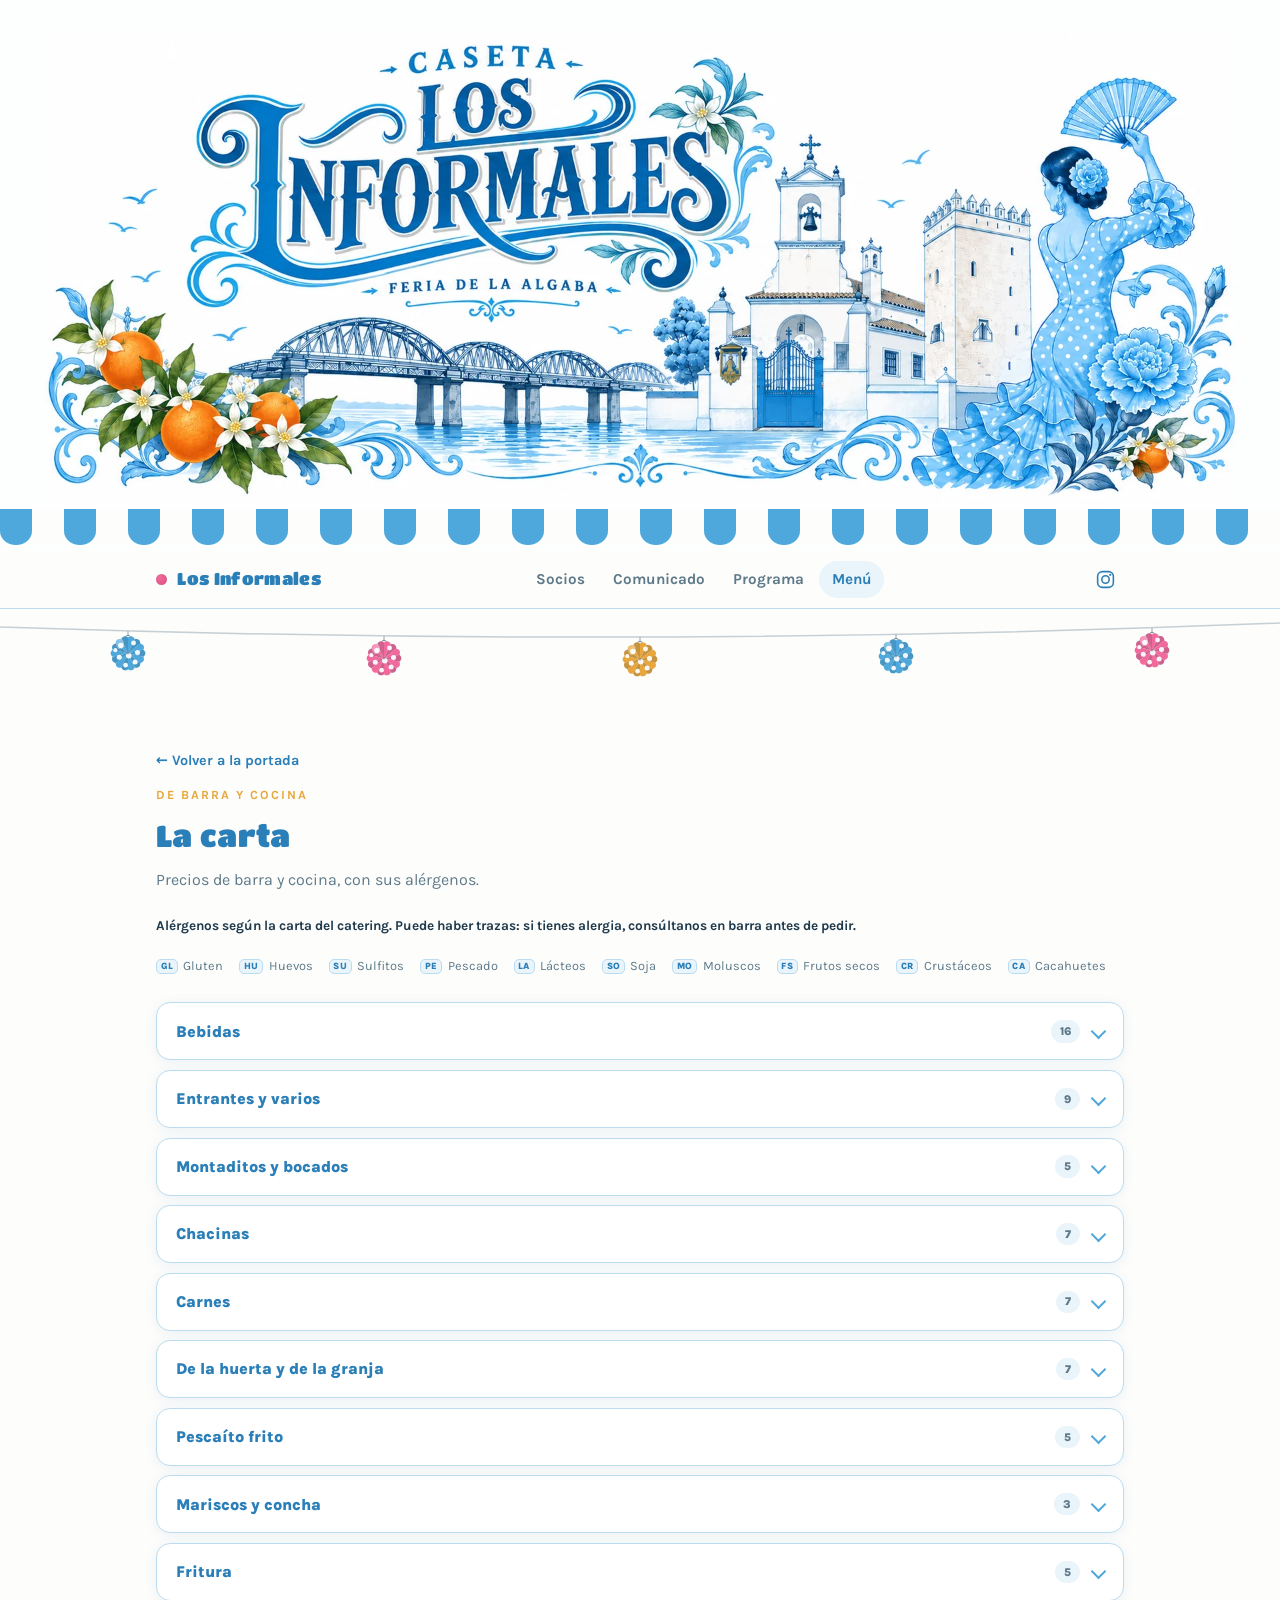
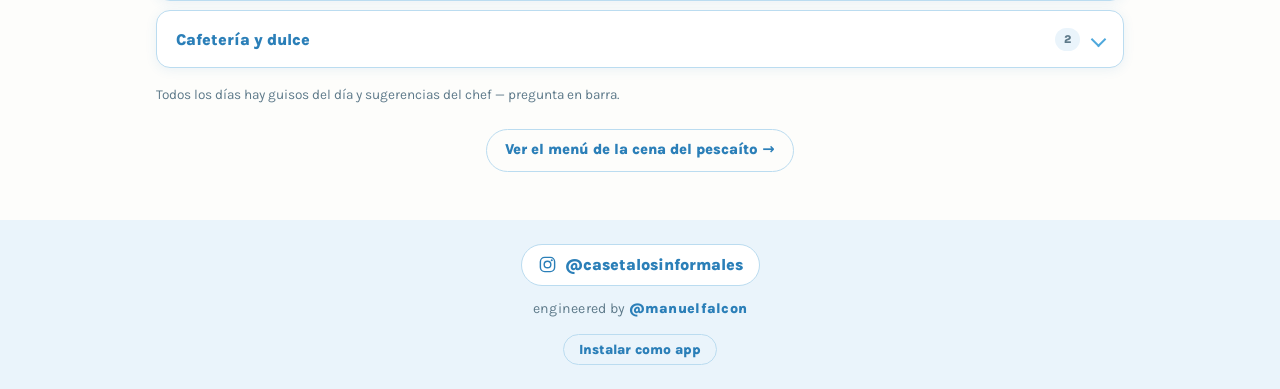
<file: carta.html>
<!DOCTYPE html>
<html lang="es">
<head>
  <meta charset="UTF-8" />
  <meta name="viewport" content="width=device-width, initial-scale=1.0, viewport-fit=cover" />
  <title>La carta · Caseta Los Informales</title>
  <meta name="description" content="Carta completa de la caseta Los Informales: precios de barra y cocina, alérgenos y menú de la cena del pescaíto." />
  <meta name="theme-color" content="#f7fbfe" />

  <!-- PWA -->
  <link rel="manifest" href="manifest.webmanifest" />
  <link rel="icon" type="image/png" sizes="64x64" href="assets/icons/favicon-64.png" />
  <link rel="apple-touch-icon" href="assets/icons/apple-touch-icon.png" />
  <meta name="apple-mobile-web-app-capable" content="yes" />
  <meta name="apple-mobile-web-app-status-bar-style" content="default" />
  <meta name="apple-mobile-web-app-title" content="Los Informales" />

  <!-- Fuentes -->
  <link rel="preconnect" href="https://fonts.googleapis.com" />
  <link rel="preconnect" href="https://fonts.gstatic.com" crossorigin />
  <link href="https://fonts.googleapis.com/css2?family=Titan+One&family=Karla:ital,wght@0,400;0,600;0,700;0,800;1,400&display=swap" rel="stylesheet" />

  <link rel="stylesheet" href="css/styles.css?v=67" />
</head>
<body>

  <!-- Cabecera con la imagen de la caseta -->
  <header class="hero" id="inicio">
    <img
      class="hero-img"
      src="assets/header-1800.webp"
      srcset="assets/header-900.webp 900w, assets/header-1800.webp 1800w"
      sizes="100vw"
      alt="Caseta Los Informales — Feria de La Algaba" />
  </header>

  <main>

    <section class="section" id="menu">
      <a class="volver" href="./">← Volver a la portada</a>
      <p class="eyebrow">De barra y cocina</p>
      <h2 class="section-title">La carta</h2>
      <p class="section-sub">Precios de barra y cocina, con sus alérgenos.</p>
      <div class="menu-acordeon" id="menuAcordeon"></div>
      <p class="pagina-enlace"><a class="btn btn-ghost" href="pescaito">Ver el menú de la cena del pescaíto →</a></p>
    </section>

  </main>

  <script src="js/data.js"></script>
  <script src="js/layout.js"></script>
  <script src="js/app.js"></script>
</body>
</html>
</file>
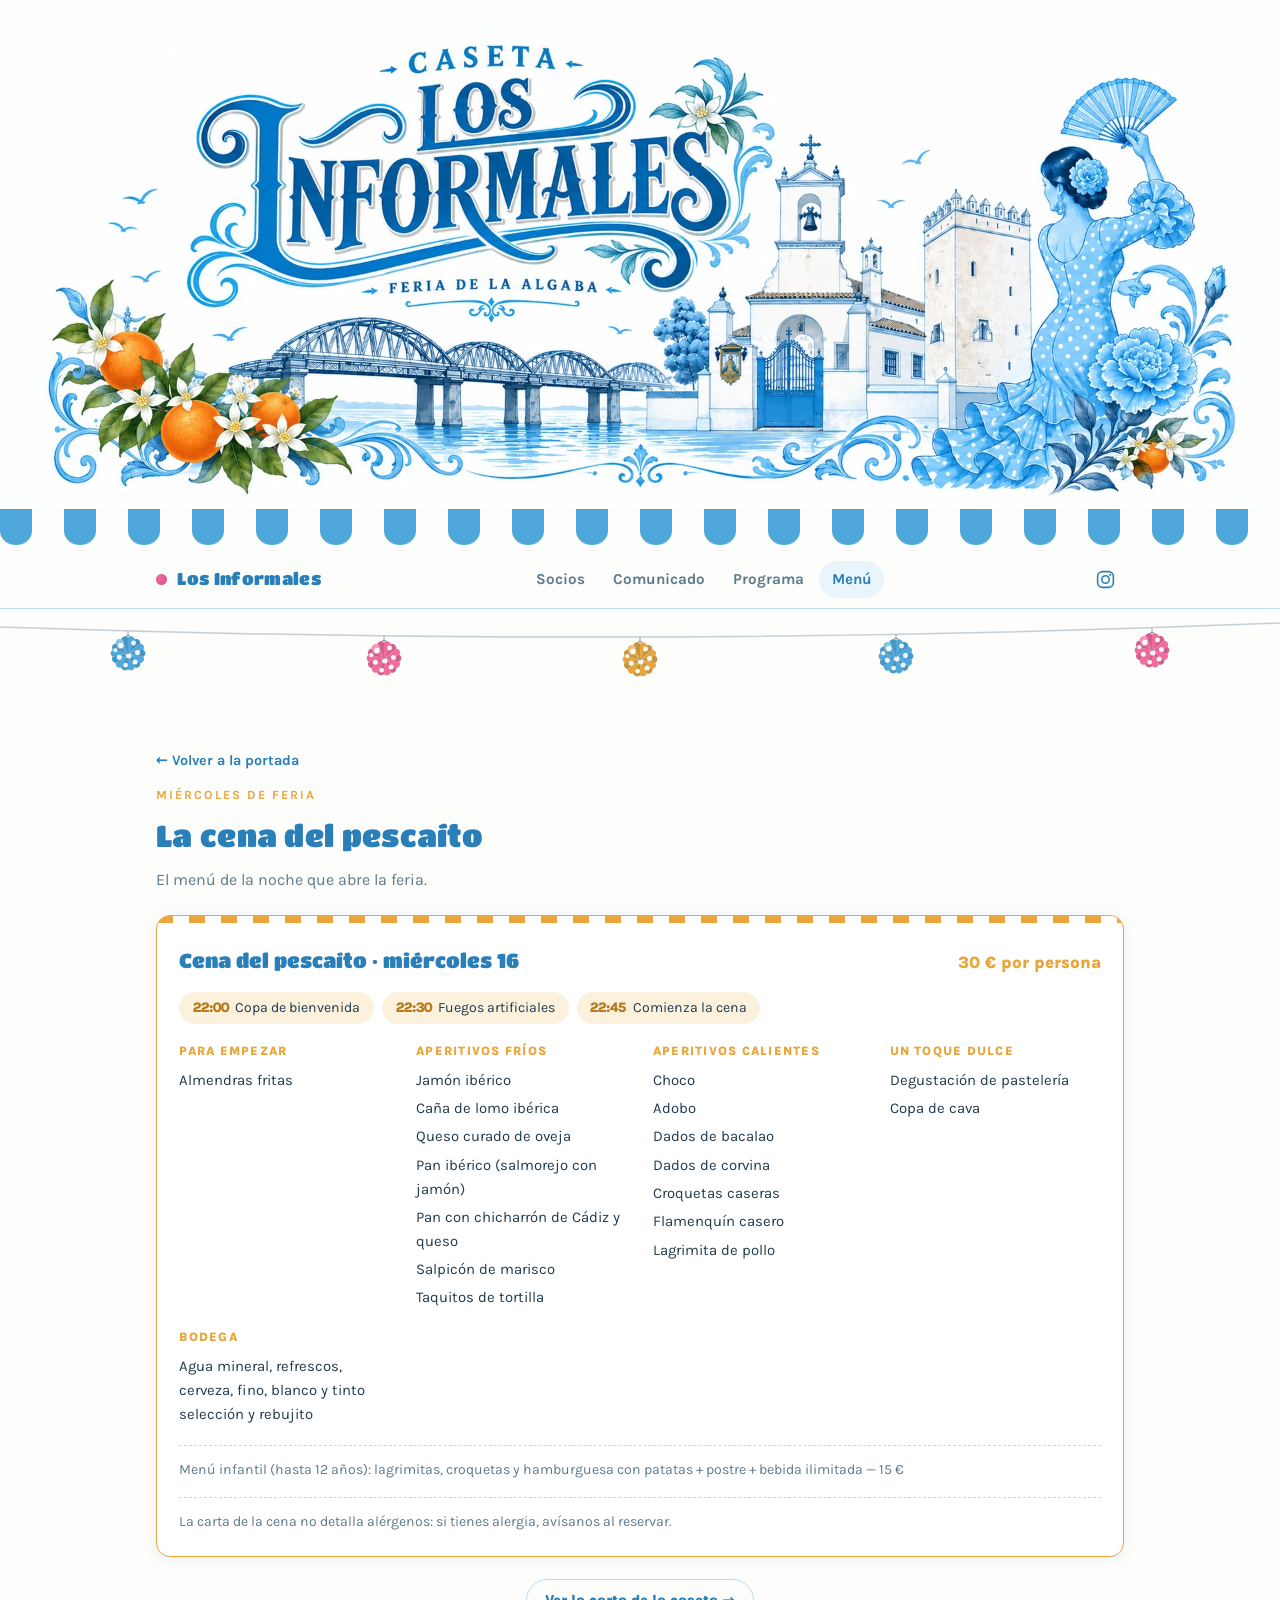
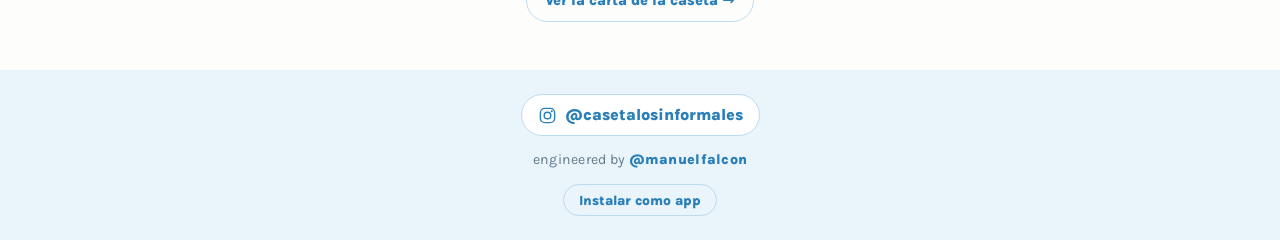
<file: pescaito.html>
<!DOCTYPE html>
<html lang="es">
<head>
  <meta charset="UTF-8" />
  <meta name="viewport" content="width=device-width, initial-scale=1.0, viewport-fit=cover" />
  <title>Cena del pescaíto · Caseta Los Informales</title>
  <meta name="description" content="Menú de la cena del pescaíto del miércoles 16 en la caseta Los Informales: copa de bienvenida, aperitivos, bodega y menú infantil." />
  <meta name="theme-color" content="#f7fbfe" />

  <!-- PWA -->
  <link rel="manifest" href="manifest.webmanifest" />
  <link rel="icon" type="image/png" sizes="64x64" href="assets/icons/favicon-64.png" />
  <link rel="apple-touch-icon" href="assets/icons/apple-touch-icon.png" />
  <meta name="apple-mobile-web-app-capable" content="yes" />
  <meta name="apple-mobile-web-app-status-bar-style" content="default" />
  <meta name="apple-mobile-web-app-title" content="Los Informales" />

  <!-- Fuentes -->
  <link rel="preconnect" href="https://fonts.googleapis.com" />
  <link rel="preconnect" href="https://fonts.gstatic.com" crossorigin />
  <link href="https://fonts.googleapis.com/css2?family=Titan+One&family=Karla:ital,wght@0,400;0,600;0,700;0,800;1,400&display=swap" rel="stylesheet" />

  <link rel="stylesheet" href="css/styles.css?v=67" />
</head>
<body>

  <!-- Cabecera con la imagen de la caseta -->
  <header class="hero" id="inicio">
    <img
      class="hero-img"
      src="assets/header-1800.webp"
      srcset="assets/header-900.webp 900w, assets/header-1800.webp 1800w"
      sizes="100vw"
      alt="Caseta Los Informales — Feria de La Algaba" />
  </header>

  <main>

    <section class="section" id="menu">
      <a class="volver" href="./">← Volver a la portada</a>
      <p class="eyebrow">Miércoles de feria</p>
      <h2 class="section-title">La cena del pescaíto</h2>
      <p class="section-sub">El menú de la noche que abre la feria.</p>
      <div class="pescaito-card" id="pescaitoCard"></div>
      <p class="pagina-enlace"><a class="btn btn-ghost" href="carta">Ver la carta de la caseta →</a></p>
    </section>

  </main>

  <script src="js/data.js"></script>
  <script src="js/layout.js"></script>
  <script src="js/app.js"></script>
</body>
</html>
</file>
<file: css/styles.css>
/* ============================================================
   Los Informales — hoja de estilos
   Lenguaje visual: lona de toldo, farolillos, albero del ferial
   Paleta del cartel: celeste, blanco, rosa flamenco + albero
   ============================================================ */

:root {
  --celeste: #4fa8dc;
  --celeste-hondo: #2b7fb8;
  --celeste-claro: #bbdcf0;
  --cielo: #eaf4fb;
  --flamenco: #f2699c;
  --flamenco-suave: #fde7f0;
  --albero: #e8a63c;
  --albero-suave: #fbf1dc;
  --verde: #6cbf5a;
  --tinta: #1f3a4d;
  --tinta-suave: #5e7a8a;
  --lona: #fdfdfb;
  --card: #ffffff;
  --borde: 1px solid var(--celeste-claro);
  --sombra: 0 2px 12px rgba(43, 127, 184, 0.09);
  --radio: 14px;
  --fuente-display: "Titan One", "Arial Rounded MT Bold", system-ui, sans-serif;
  --fuente-texto: "Karla", system-ui, sans-serif;
}

* { box-sizing: border-box; }

html { scroll-behavior: smooth; }

body {
  margin: 0;
  font-family: var(--fuente-texto);
  background: var(--lona);
  color: var(--tinta);
  line-height: 1.6;
  -webkit-font-smoothing: antialiased;
}

.sr-only {
  position: absolute;
  width: 1px; height: 1px;
  padding: 0; margin: -1px;
  overflow: hidden;
  clip: rect(0 0 0 0);
  white-space: nowrap;
  border: 0;
}

:focus-visible {
  outline: 3px solid var(--celeste);
  outline-offset: 2px;
  border-radius: 6px;
}

/* ---------- Cabecera: cartel sobre lona ---------- */

.hero {
  background: #fdfefe;
  padding-top: clamp(0.8rem, 2.5vw, 1.8rem);
  overflow: hidden;
}

.hero-img {
  display: block;
  width: 100%;
  max-width: 1200px;
  margin: 0 auto;
  height: auto;
}

/* cenefa de toldo: rayas + remate en ondas */
.valance {
  display: block;
  width: 100%;
  height: 42px;
  line-height: 0;
}
.valance svg { width: 100%; height: 100%; display: block; }

@media (max-width: 640px) {
  .valance { height: 24px; }
}

/* ---------- Navegación ---------- */

.nav {
  position: sticky;
  top: 0;
  z-index: 50;
  background: color-mix(in srgb, var(--lona) 88%, transparent);
  backdrop-filter: blur(10px);
  -webkit-backdrop-filter: blur(10px);
  border-bottom: var(--borde);
  transition: box-shadow 0.3s ease;
}
.nav.scrolled { box-shadow: var(--sombra); }

.nav-inner {
  max-width: 1000px;
  margin: 0 auto;
  padding: 0.6rem 1rem;
  display: flex;
  align-items: center;
  justify-content: space-between;
  gap: 1rem;
}

.nav-brand {
  font-family: var(--fuente-display);
  font-size: 1.05rem;
  color: var(--celeste-hondo);
  text-decoration: none;
  letter-spacing: 0.02em;
  display: flex;
  align-items: center;
  gap: 0.5rem;
  white-space: nowrap;
}

.nav-dot {
  width: 11px; height: 11px;
  border-radius: 50%;
  background: radial-gradient(circle at 35% 35%, var(--flamenco), #d94f82);
  margin-right: 0.15rem;
}

.nav-links { display: flex; gap: 0.15rem; }

.nav-links a {
  color: var(--tinta-suave);
  text-decoration: none;
  font-weight: 700;
  font-size: 0.95rem;
  padding: 0.4rem 0.8rem;
  border-radius: 999px;
  transition: background 0.25s ease, color 0.25s ease;
}
.nav-links a:hover,
.nav-links a.active {
  background: var(--cielo);
  color: var(--celeste-hondo);
}

@media (max-width: 480px) {
  .nav-inner { padding: 0.5rem 0.75rem; }
  .nav-brand { font-size: 0.95rem; }
}

.nav-insta {
  display: inline-flex;
  align-items: center;
  justify-content: center;
  width: 38px;
  height: 38px;
  border-radius: 12px;
  color: var(--celeste-hondo);
  transition: background 0.25s ease;
}
.nav-insta:hover { background: var(--cielo); }
.nav-insta svg {
  width: 21px;
  height: 21px;
  stroke: currentColor;
  fill: none;
  stroke-width: 1.8;
  stroke-linecap: round;
}

/* ---------- Farolillos ---------- */

.farolillos {
  position: relative;
  height: 96px;
  overflow: hidden;
  pointer-events: none;
}

.farolillos .cable {
  position: absolute;
  inset: 0;
  width: 100%;
  height: 52px;
}
.farolillos .cable path {
  stroke: var(--tinta-suave);
  stroke-opacity: 0.35;
  stroke-width: 1.5;
  fill: none;
}

.farol {
  position: absolute;
  top: 0;
  width: 38px;
  height: 43px;
  margin-left: -19px;
  overflow: visible;
  transform-origin: 50% 0;
  animation: farol-entra 0.7s ease-out backwards,
             farol-mece 3.8s ease-in-out infinite alternate;
}

.farol:nth-child(2) { left: 10%; top: 22px; color: var(--celeste); animation-delay: 0.05s, 0s; }
.farol:nth-child(3) { left: 30%; top: 27px; color: var(--flamenco); animation-delay: 0.18s, 0.6s; }
.farol:nth-child(4) { left: 50%; top: 28px; color: var(--albero); animation-delay: 0.31s, 1.2s; }
.farol:nth-child(5) { left: 70%; top: 25px; color: var(--celeste); animation-delay: 0.44s, 0.9s; }
.farol:nth-child(6) { left: 90%; top: 19px; color: var(--flamenco); animation-delay: 0.57s, 0.3s; }


@keyframes farol-entra {
  from { opacity: 0; transform: translateY(-10px); }
  to   { opacity: 1; transform: translateY(0); }
}
@keyframes farol-mece {
  from { rotate: -4.5deg; }
  to   { rotate: 4.5deg; }
}

@media (max-width: 640px) {
  .farolillos { height: 84px; }
  .farol:nth-child(6) { display: none; }
  .farol:nth-child(2) { left: 14%; top: 23px; }
  .farol:nth-child(3) { left: 38%; top: 28px; }
  .farol:nth-child(4) { left: 62%; top: 27px; }
  .farol:nth-child(5) { left: 86%; top: 20px; }
}

/* ---------- Secciones ---------- */

.section {
  max-width: 1000px;
  margin: 0 auto;
  padding: 2.6rem 1rem 0.6rem;
}

.eyebrow {
  margin: 0 0 0.3rem;
  font-size: 0.78rem;
  font-weight: 700;
  text-transform: uppercase;
  letter-spacing: 0.16em;
  color: var(--albero);
}

.section-title {
  font-family: var(--fuente-display);
  font-weight: 400;
  font-size: clamp(1.45rem, 4vw, 1.9rem);
  letter-spacing: 0.01em;
  color: var(--celeste-hondo);
  margin: 0 0 0.5rem;
}

.section-sub {
  color: var(--tinta-suave);
  margin: 0 0 1.4rem;
}

/* ---------- Cuenta atrás ---------- */

.countdown {
  max-width: 640px;
  margin: 0 auto;
  padding: 0 1rem;
  position: relative;
}


.countdown-inner {
  text-align: center;
  background: var(--card);
  border: var(--borde);
  border-radius: var(--radio);
  box-shadow: var(--sombra);
  padding: 1.5rem 1.2rem 1.7rem;
  position: relative;
  overflow: hidden;
}
/* filo superior de lona rayada */
.countdown-inner::before {
  content: "";
  position: absolute;
  top: 0; left: 0; right: 0;
  height: 8px;
  background: repeating-linear-gradient(
    90deg,
    var(--celeste) 0 18px,
    var(--card) 18px 36px
  );
}

.countdown-label {
  font-weight: 700;
  color: var(--tinta);
  font-size: 1.05rem;
  margin: 0.4rem 0 1.1rem;
}

.countdown-grid {
  display: flex;
  justify-content: center;
  gap: 0.6rem;
  flex-wrap: wrap;
}

.count-cell {
  background: var(--cielo);
  border-radius: 12px;
  padding: 0.7rem 0.9rem;
  min-width: 82px;
}

.count-num {
  font-family: var(--fuente-display);
  font-size: 1.9rem;
  color: var(--celeste-hondo);
  display: block;
  line-height: 1.15;
  font-variant-numeric: tabular-nums;
}

.count-unit {
  font-size: 0.7rem;
  text-transform: uppercase;
  letter-spacing: 0.12em;
  color: var(--tinta-suave);
  font-weight: 700;
}

.countdown.en-feria .countdown-label { color: var(--flamenco); }

@media (max-width: 480px) {
  .countdown { padding: 0 0.75rem; }
  .countdown-inner { padding: 1.2rem 0.6rem 1.4rem; }
  .countdown-grid { gap: 0.4rem; }
  .count-cell { min-width: 66px; padding: 0.55rem 0.4rem; }
  .count-num { font-size: 1.5rem; }
  .count-unit { font-size: 0.62rem; }
}

/* ---------- Noticias ---------- */

.news-grid { margin-top: 1.2rem; }

.news-card {
  background: var(--card);
  border: var(--borde);
  border-top: 4px solid var(--celeste-claro);
  border-radius: var(--radio);
  box-shadow: var(--sombra);
  padding: 1.35rem;
  display: flex;
  flex-direction: column;
  gap: 0.5rem;
  transition: transform 0.3s ease, box-shadow 0.3s ease;
}
.news-card:hover {
  transform: translateY(-4px);
  box-shadow: 0 10px 26px rgba(43, 127, 184, 0.16);
}
.news-card.destacada { border-top-color: var(--flamenco); }

.news-tag {
  align-self: flex-start;
  background: var(--cielo);
  color: var(--celeste-hondo);
  font-size: 0.72rem;
  font-weight: 700;
  text-transform: uppercase;
  letter-spacing: 0.1em;
  padding: 0.2rem 0.65rem;
  border-radius: 999px;
}
.news-card.destacada .news-tag { background: var(--flamenco-suave); color: #c94b7c; }

.news-card h3 {
  margin: 0.2rem 0 0;
  font-size: 1.12rem;
  font-weight: 800;
  line-height: 1.3;
  color: var(--tinta);
}

.news-card p { margin: 0; color: var(--tinta-suave); font-size: 0.95rem; }

.news-date { font-size: 0.8rem; color: var(--celeste-hondo); font-weight: 700; margin-top: auto; }

/* ---------- Socios ---------- */

.socio-destacado {
  display: flex;
  flex-direction: column;
  gap: 1.1rem;
  background: var(--card);
  border: 1.5px solid var(--flamenco);
  border-radius: var(--radio);
  box-shadow: var(--sombra);
  padding: 1.3rem 1.4rem;
  margin-top: 1.2rem;
}

.socio-pulsera {
  flex-shrink: 0;
  display: flex;
  align-items: center;
  justify-content: center;
  width: 62px;
  height: 62px;
  border-radius: 50%;
  background: var(--flamenco-suave);
}
.socio-pulsera svg {
  width: 38px;
  height: 38px;
  stroke: #d0538a;
  fill: none;
  stroke-width: 2.4;
  stroke-linecap: round;
  stroke-linejoin: round;
}

.socio-texto {
  display: flex;
  align-items: center;
  gap: 1.1rem;
}

.socio-foto { margin: 0; }
.socio-foto img {
  display: block;
  width: 100%;
  border-radius: 10px;
}
.socio-foto figcaption {
  margin-top: 0.5rem;
  font-size: 0.82rem;
  color: var(--tinta-suave);
  text-align: center;
}

.socio-destacado h3 {
  margin: 0 0 0.25rem;
  font-family: var(--fuente-display);
  font-weight: 400;
  font-size: 1.15rem;
  color: #c94b7c;
}
.socio-destacado p { margin: 0; color: var(--tinta); font-size: 0.95rem; }

.socio-grid { margin-top: 1rem; }

.socio-card {
  background: var(--card);
  border: var(--borde);
  border-radius: var(--radio);
  box-shadow: var(--sombra);
  padding: 1.2rem 1.3rem;
}
.socio-card h3 {
  margin: 0 0 0.4rem;
  font-size: 1.02rem;
  font-weight: 800;
  color: var(--celeste-hondo);
}
.socio-card p { margin: 0; color: var(--tinta-suave); font-size: 0.93rem; }

@media (max-width: 480px) {
  .socio-destacado { padding: 1.1rem; gap: 0.9rem; }
  .socio-texto { gap: 0.85rem; }
  .socio-pulsera { width: 52px; height: 52px; }
  .socio-pulsera svg { width: 32px; height: 32px; }
  .socio-texto {
  display: flex;
  align-items: center;
  gap: 1.1rem;
}

.socio-foto { margin: 0; }
.socio-foto img {
  display: block;
  width: 100%;
  border-radius: 10px;
}
.socio-foto figcaption {
  margin-top: 0.5rem;
  font-size: 0.82rem;
  color: var(--tinta-suave);
  text-align: center;
}

.socio-destacado h3 { font-size: 1.05rem; }
}

/* ---------- Carrusel ---------- */

.carrusel { position: relative; }

.carrusel-pista {
  display: flex;
  gap: 1rem;
  overflow-x: auto;
  scroll-snap-type: x mandatory;
  scroll-padding-left: 0.15rem;
  padding: 0.2rem 0.15rem 0.4rem;
  scrollbar-width: none;
  -webkit-overflow-scrolling: touch;
}
.carrusel-pista::-webkit-scrollbar { display: none; }

/* cada tarjeta ocupa casi todo el ancho y deja ver la siguiente */
.carrusel-pista > * {
  flex: 0 0 clamp(240px, 78%, 340px);
  scroll-snap-align: start;
}

/* difuminado a la derecha mientras queden tarjetas */
.carrusel::after {
  content: "";
  position: absolute;
  top: 0;
  right: 0;
  width: 46px;
  bottom: 52px;
  pointer-events: none;
  background: linear-gradient(to right, transparent, var(--lona));
  opacity: 0;
  transition: opacity 0.25s ease;
}
.carrusel.hay-mas::after { opacity: 1; }

.carrusel-barra {
  display: flex;
  align-items: center;
  justify-content: center;
  gap: 0.8rem;
  margin-top: 0.5rem;
}

.carrusel-flecha {
  display: inline-flex;
  align-items: center;
  justify-content: center;
  width: 36px;
  height: 36px;
  border-radius: 50%;
  border: 1.5px solid var(--celeste-claro);
  background: var(--card);
  cursor: pointer;
  transition: background 0.2s ease, border-color 0.2s ease, opacity 0.2s ease;
}
.carrusel-flecha:hover:not(:disabled) { background: var(--cielo); border-color: var(--celeste); }
.carrusel-flecha:disabled { opacity: 0.35; cursor: default; }
.carrusel-flecha svg {
  width: 17px; height: 17px;
  stroke: var(--celeste-hondo);
  fill: none;
  stroke-width: 2.2;
  stroke-linecap: round;
  stroke-linejoin: round;
}

.carrusel-puntos { display: flex; gap: 0.4rem; }

.carrusel-punto {
  width: 9px;
  height: 9px;
  padding: 0;
  border: none;
  border-radius: 50%;
  background: var(--celeste-claro);
  cursor: pointer;
  transition: background 0.25s ease, width 0.25s ease;
}
.carrusel-punto.activo {
  width: 26px;
  border-radius: 999px;
  background: var(--celeste);
}

/* las tarjetas del carrusel se estiran a la misma altura */
.carrusel-pista .news-card,
.carrusel-pista .socio-card {
  height: auto;
}

@media (max-width: 480px) {
  .carrusel-pista > * { flex-basis: 84%; }
  .carrusel-flecha { display: none; }
}

/* ---------- Programa ---------- */

.day-tabs {
  display: flex;
  gap: 0.5rem;
  overflow-x: auto;
  padding: 0.4rem 0.15rem 0.9rem;
  scrollbar-width: none;
  -webkit-overflow-scrolling: touch;
}
.day-tabs::-webkit-scrollbar { display: none; }

.day-tab {
  flex: 0 0 auto;
  border: 1.5px solid var(--celeste-claro);
  background: var(--card);
  color: var(--celeste-hondo);
  font-family: var(--fuente-texto);
  font-weight: 700;
  font-size: 0.95rem;
  padding: 0.55rem 1.05rem;
  border-radius: 999px;
  cursor: pointer;
  transition: all 0.25s ease;
}
.day-tab:hover { border-color: var(--celeste); }
.day-tab[aria-selected="true"] {
  background: var(--celeste);
  border-color: var(--celeste);
  color: #fff;
}
.day-tab.hoy::after {
  content: " · hoy";
  color: var(--albero);
  font-weight: 800;
}
.day-tab.hoy[aria-selected="true"]::after { color: #fff3da; }

.day-panel {
  background: var(--card);
  border: var(--borde);
  border-radius: var(--radio);
  box-shadow: var(--sombra);
  padding: 1.4rem;
  animation: fadeSlide 0.35s ease;
}

@keyframes fadeSlide {
  from { opacity: 0; transform: translateY(10px); }
  to   { opacity: 1; transform: translateY(0); }
}

.event-row {
  display: grid;
  grid-template-columns: auto 1fr auto;
  align-items: center;
  gap: 0.5rem 1rem;
  padding: 0.85rem 0.25rem;
  border-radius: 10px;
  transition: opacity 0.3s ease, background 0.3s ease;
}
.event-row + .event-row { border-top: 1px dashed var(--celeste-claro); }

.event-row.pasado { opacity: 0.42; }

.event-row.siguiente {
  background: var(--albero-suave);
  padding-left: 0.7rem;
  padding-right: 0.7rem;
  border-top-color: transparent;
}
.event-row.siguiente .event-name::after {
  content: "próximo";
  margin-left: 0.5rem;
  font-size: 0.66rem;
  font-weight: 800;
  text-transform: uppercase;
  letter-spacing: 0.08em;
  color: var(--albero);
}

.event-time {
  font-weight: 800;
  color: var(--celeste-hondo);
  font-size: 1.02rem;
  min-width: 3.4rem;
  font-variant-numeric: tabular-nums;
}

.event-name { font-weight: 600; }

.event-extra {
  justify-self: end;
  display: flex;
  align-items: center;
  gap: 0.45rem;
}

.event-cartel {
  font-family: var(--fuente-texto);
  font-size: 0.78rem;
  font-weight: 800;
  padding: 0.32rem 0.75rem;
  border-radius: 999px;
  border: 1.5px solid var(--celeste-claro);
  background: var(--card);
  color: var(--celeste-hondo);
  cursor: pointer;
  transition: background 0.2s ease, border-color 0.2s ease, transform 0.2s ease;
}
.event-cartel:hover { background: var(--cielo); border-color: var(--celeste); }
.event-cartel:active { transform: scale(0.94); }

.event-insta {
  display: inline-flex;
  align-items: center;
  justify-content: center;
  width: 32px;
  height: 32px;
  border-radius: 10px;
  border: 1.5px solid var(--celeste-claro);
  background: var(--card);
  color: var(--celeste-hondo);
  flex-shrink: 0;
  transition: background 0.2s ease, border-color 0.2s ease, transform 0.2s ease;
}
.event-insta:hover { background: var(--cielo); border-color: var(--celeste); }
.event-insta:active { transform: scale(0.92); }
.event-insta svg {
  width: 17px;
  height: 17px;
  stroke: currentColor;
  fill: none;
  stroke-width: 1.8;
  stroke-linecap: round;
}

.dia-vacio { margin: 0.4rem 0.25rem; color: var(--tinta-suave); }

.event-type {
  font-size: 0.7rem;
  font-weight: 800;
  text-transform: uppercase;
  letter-spacing: 0.08em;
  padding: 0.18rem 0.6rem;
  border-radius: 999px;
  white-space: nowrap;
}
.event-type.directo { background: var(--flamenco-suave); color: #c94b7c; }
.event-type.dj      { background: #efe9fd; color: #7c5cd6; }
.event-type.comida  { background: #eaf7e6; color: #4d9b3c; }
.event-type.acto    { background: var(--cielo); color: var(--celeste-hondo); }
.event-type.cierre  { background: #eef1f3; color: var(--tinta-suave); }

/* la hora de cierre acompaña, no compite con las actuaciones */
.event-row.fin-dia { opacity: 0.62; }
.event-row.fin-dia .event-time { color: var(--tinta-suave); }

@media (max-width: 480px) {
  .day-panel { padding: 1rem; }
  .event-row {
    grid-template-columns: auto 1fr;
    gap: 0.2rem 0.75rem;
  }
  .event-name {
    grid-column: 1 / -1;
    grid-row: 2;
    line-height: 1.35;
  }
  .event-extra {
    grid-column: 2;
    justify-self: end;
    flex-direction: row-reverse;
    gap: 0.4rem;
  }
  .event-cartel { padding: 0.3rem 0.65rem; }
  .event-insta { width: 30px; height: 30px; }
}

/* ---------- Lightbox de carteles ---------- */

.cartel-modal {
  position: fixed;
  inset: 0;
  z-index: 120;
  background: rgba(15, 30, 42, 0.86);
  display: flex;
  align-items: center;
  justify-content: center;
  padding: 1.2rem;
  animation: fadeIn 0.25s ease;
  cursor: zoom-out;
}
.cartel-modal[hidden] { display: none; }

.cartel-modal img {
  max-width: min(560px, 94vw);
  max-height: 88vh;
  width: auto;
  height: auto;
  border-radius: 12px;
  box-shadow: 0 24px 70px rgba(0, 0, 0, 0.5);
  animation: cartelZoom 0.3s cubic-bezier(0.34, 1.3, 0.64, 1);
  cursor: default;
}

@keyframes cartelZoom {
  from { opacity: 0; transform: scale(0.92) translateY(12px); }
  to   { opacity: 1; transform: none; }
}

.cartel-close {
  position: absolute;
  top: calc(0.9rem + env(safe-area-inset-top));
  right: 0.9rem;
  width: 40px;
  height: 40px;
  border: none;
  border-radius: 50%;
  background: rgba(255, 255, 255, 0.14);
  color: #fff;
  font-size: 1.05rem;
  cursor: pointer;
  transition: background 0.2s ease;
}
.cartel-close:hover { background: rgba(255, 255, 255, 0.28); }

/* crédito de la empresa de sonido, bajo el programa */
.credito-sonido {
  display: flex;
  flex-wrap: wrap;
  align-items: center;
  justify-content: center;
  gap: 0.15rem 0.45rem;
  margin: 0.9rem 0 0;
  text-align: center;
  font-size: 0.87rem;
  color: var(--tinta-suave);
}
.credito-sonido a {
  display: inline-flex;
  align-items: center;
  gap: 0.35rem;
  font-weight: 800;
  color: var(--celeste-hondo);
  text-decoration: none;
  white-space: nowrap;
}
.credito-sonido a:hover { text-decoration: underline; }
.credito-sonido svg {
  width: 16px;
  height: 16px;
  stroke: currentColor;
  fill: none;
  stroke-width: 1.8;
  stroke-linecap: round;
}

/* ---------- Menú ---------- */

.pescaito-card {
  background: var(--card);
  border: 1.5px solid var(--albero);
  border-radius: var(--radio);
  box-shadow: var(--sombra);
  padding: 1.4rem;
  margin: 1.2rem 0;
  position: relative;
  overflow: hidden;
}
.pescaito-card::before {
  content: "";
  position: absolute;
  top: 0; left: 0; right: 0;
  height: 7px;
  background: repeating-linear-gradient(90deg, var(--albero) 0 16px, var(--card) 16px 32px);
}

.pescaito-head {
  display: flex;
  align-items: baseline;
  justify-content: space-between;
  gap: 1rem;
  flex-wrap: wrap;
  margin: 0.4rem 0 0.9rem;
}
.pescaito-head h3 {
  margin: 0;
  font-family: var(--fuente-display);
  font-weight: 400;
  font-size: 1.25rem;
  color: var(--celeste-hondo);
}
.pescaito-precio {
  font-weight: 800;
  color: var(--albero);
  font-size: 1.05rem;
  white-space: nowrap;
}

.pescaito-horario {
  display: flex;
  flex-wrap: wrap;
  gap: 0.5rem;
  margin: 0 0 1.1rem;
}

.pescaito-hito {
  display: inline-flex;
  align-items: baseline;
  gap: 0.4rem;
  background: var(--albero-suave);
  border-radius: 999px;
  padding: 0.32rem 0.85rem;
  font-size: 0.88rem;
  color: var(--tinta);
}
.pescaito-hito b {
  font-weight: 800;
  color: #b9791d;
  font-variant-numeric: tabular-nums;
}

.pescaito-bloques {
  display: grid;
  gap: 1rem 1.6rem;
  grid-template-columns: repeat(auto-fit, minmax(210px, 1fr));
}
.pescaito-bloque h4 {
  margin: 0 0 0.3rem;
  font-size: 0.78rem;
  font-weight: 800;
  text-transform: uppercase;
  letter-spacing: 0.1em;
  color: var(--albero);
}
.pescaito-bloque ul {
  list-style: none;
  margin: 0;
  padding: 0;
  font-size: 0.93rem;
  color: var(--tinta);
}
.pescaito-bloque li { padding: 0.14rem 0; }

.pescaito-infantil {
  margin: 1rem 0 0;
  padding-top: 0.8rem;
  border-top: 1px dashed var(--celeste-claro);
  font-size: 0.88rem;
  color: var(--tinta-suave);
}

.menu-acordeon { display: grid; gap: 0.6rem; }

.menu-cat {
  background: var(--card);
  border: var(--borde);
  border-radius: var(--radio);
  box-shadow: var(--sombra);
  overflow: hidden;
}
.menu-cat summary {
  list-style: none;
  cursor: pointer;
  padding: 0.95rem 1.2rem;
  font-weight: 800;
  color: var(--celeste-hondo);
  display: flex;
  align-items: center;
  justify-content: space-between;
  gap: 0.8rem;
  transition: background 0.2s ease;
}
.menu-cat summary::-webkit-details-marker { display: none; }
.menu-cat summary:hover { background: var(--cielo); }
.menu-cat summary::after {
  content: "";
  width: 9px; height: 9px;
  border-right: 2.5px solid var(--celeste);
  border-bottom: 2.5px solid var(--celeste);
  transform: rotate(45deg);
  transition: transform 0.25s ease;
  flex-shrink: 0;
}
.menu-cat[open] summary::after { transform: rotate(225deg); }

.menu-n {
  margin-left: auto;
  font-size: 0.72rem;
  font-weight: 800;
  color: var(--tinta-suave);
  background: var(--cielo);
  border-radius: 999px;
  padding: 0.12rem 0.55rem;
}

.menu-items {
  list-style: none;
  margin: 0;
  padding: 0.2rem 1.2rem 1rem;
}
.menu-items li {
  display: flex;
  justify-content: space-between;
  align-items: baseline;
  gap: 0.8rem;
  padding: 0.34rem 0;
  font-size: 0.93rem;
}
.menu-items li + li { border-top: 1px dashed var(--celeste-claro); }
.menu-precio {
  font-weight: 800;
  color: var(--celeste-hondo);
  white-space: nowrap;
  font-variant-numeric: tabular-nums;
}

.menu-nota {
  margin: 0.4rem 0 0;
  font-size: 0.85rem;
  color: var(--tinta-suave);
}

/* ---------- Resumen de la carta en la portada ---------- */

.carta-aviso {
  background: var(--card);
  border: var(--borde);
  border-radius: var(--radio);
  box-shadow: var(--sombra);
  padding: 1.4rem;
  margin-top: 1.2rem;
  position: relative;
  overflow: hidden;
}
.carta-aviso::before {
  content: "";
  position: absolute;
  top: 0; left: 0; right: 0;
  height: 7px;
  background: repeating-linear-gradient(90deg, var(--albero) 0 16px, var(--card) 16px 32px);
}

.carta-resumen {
  margin: 0.5rem 0 0.7rem;
  font-size: 1rem;
  color: var(--tinta);
}

.carta-botones {
  display: flex;
  gap: 0.6rem;
  flex-wrap: wrap;
}

.carta-alergenos {
  margin: 0 0 1.1rem;
  padding-top: 0.8rem;
  border-top: 1px dashed var(--celeste-claro);
  font-size: 0.85rem;
  color: var(--tinta-suave);
}

/* enlace de vuelta en la página de la carta */
.pagina-enlace {
  margin: 1.4rem 0 0;
  text-align: center;
}

.volver {
  display: inline-block;
  margin-bottom: 0.9rem;
  font-weight: 700;
  font-size: 0.9rem;
  color: var(--celeste-hondo);
  text-decoration: none;
}
.volver:hover { text-decoration: underline; }

/* ---------- Alérgenos ---------- */

.menu-nota-alergenos {
  margin: 0 0 0.6rem;
  font-weight: 700;
  color: var(--tinta);
}

.alergenos-leyenda {
  display: flex;
  flex-wrap: wrap;
  gap: 0.35rem 1rem;
  margin-bottom: 1rem;
  font-size: 0.8rem;
  color: var(--tinta-suave);
}
.alergenos-leyenda span { display: inline-flex; align-items: center; gap: 0.35rem; }

.menu-nombre {
  display: inline-flex;
  align-items: baseline;
  gap: 0.45rem;
  flex-wrap: wrap;
}

.alergenos { display: inline-flex; gap: 0.2rem; }

.alergeno {
  display: inline-flex;
  align-items: center;
  justify-content: center;
  min-width: 21px;
  height: 15px;
  padding: 0 0.22rem;
  border-radius: 5px;
  background: var(--cielo);
  border: 1px solid var(--celeste-claro);
  color: var(--celeste-hondo);
  font-size: 0.58rem;
  font-weight: 800;
  letter-spacing: 0.04em;
  text-decoration: none;
  cursor: help;
}

/* ---------- Patrocinadores ---------- */

.sponsor-grid {
  display: grid;
  gap: 0.9rem;
  grid-template-columns: repeat(auto-fill, minmax(190px, 1fr));
  margin-top: 1.2rem;
}

.sponsor-card {
  display: flex;
  flex-direction: column;
  align-items: center;
  gap: 0.1rem;
  text-align: center;
  text-decoration: none;
  background: var(--card);
  border: var(--borde);
  border-radius: var(--radio);
  padding: 1.1rem 1rem 1.2rem;
  transition: transform 0.25s ease, box-shadow 0.25s ease;
}
a.sponsor-card:hover,
.sponsor-card--ficha:hover {
  transform: translateY(-3px);
  box-shadow: var(--sombra);
}

/* tarjeta con ficha: clicable */
.sponsor-card--ficha {
  font-family: var(--fuente-texto);
  cursor: pointer;
  border-color: var(--celeste);
  position: relative;
}
.sponsor-card--ficha:active { transform: scale(0.98); }

.sponsor-vermas {
  margin-top: 0.6rem;
  font-size: 0.74rem;
  font-weight: 800;
  letter-spacing: 0.04em;
  color: var(--celeste-hondo);
  background: var(--cielo);
  border-radius: 999px;
  padding: 0.2rem 0.7rem;
}
.sponsor-card--ficha:hover .sponsor-vermas {
  background: var(--celeste);
  color: #fff;
}

/* alto común para que todos los logos queden alineados, sin marco propio */
.sponsor-marco {
  display: flex;
  align-items: center;
  justify-content: center;
  width: 100%;
  height: 96px;
  margin-bottom: 0.55rem;
}

/* patrocinadores sin logotipo: rótulo tipográfico */
.sponsor-marco--texto {
  background: var(--cielo);
  border-radius: 10px;
  padding: 0.6rem 0.8rem;
}

.sponsor-rotulo {
  font-family: var(--fuente-display);
  font-size: 1.15rem;
  line-height: 1.15;
  color: var(--celeste-hondo);
  text-align: center;
}

.sponsor-logo {
  max-height: 100%;
  max-width: 100%;
  width: auto;
  object-fit: contain;
}

.sponsor-nombre {
  font-weight: 800;
  color: var(--celeste-hondo);
  font-size: 0.95rem;
  line-height: 1.25;
}

.sponsor-detalle {
  font-size: 0.83rem;
  line-height: 1.35;
  color: var(--tinta-suave);
}

@media (max-width: 480px) {
  .sponsor-grid { grid-template-columns: repeat(2, 1fr); gap: 0.6rem; }
  .sponsor-card { padding: 0.85rem 0.6rem 0.95rem; }
  .sponsor-marco { height: 76px; margin-bottom: 0.45rem; }
  .sponsor-nombre { font-size: 0.88rem; }
  .sponsor-detalle { font-size: 0.73rem; }
}

/* ---------- Ficha de patrocinador ---------- */

.ficha-modal {
  position: fixed;
  inset: 0;
  z-index: 120;
  background: rgba(15, 30, 42, 0.62);
  display: flex;
  align-items: center;
  justify-content: center;
  padding: 1.2rem;
  animation: fadeIn 0.25s ease;
}
.ficha-modal[hidden] { display: none; }

.ficha-card {
  position: relative;
  background: var(--card);
  border-radius: var(--radio);
  box-shadow: 0 24px 70px rgba(0, 0, 0, 0.35);
  padding: 1.8rem 1.6rem 1.6rem;
  width: min(520px, 100%);
  max-height: 88vh;
  overflow-y: auto;
  animation: cartelZoom 0.3s cubic-bezier(0.34, 1.3, 0.64, 1);
}

.ficha-close {
  position: absolute;
  top: 0.8rem; right: 0.8rem;
  width: 34px; height: 34px;
  border: none;
  border-radius: 50%;
  background: var(--cielo);
  color: var(--tinta-suave);
  font-size: 0.9rem;
  cursor: pointer;
}
.ficha-close:hover { background: var(--celeste-claro); }

.ficha-logo {
  display: flex;
  align-items: center;
  justify-content: center;
  height: 110px;
  margin-bottom: 1rem;
}
.ficha-logo img {
  max-height: 100%;
  max-width: 88%;
  object-fit: contain;
}

.ficha-nombre {
  margin: 0 0 0.15rem;
  font-family: var(--fuente-display);
  font-weight: 400;
  font-size: 1.3rem;
  color: var(--celeste-hondo);
  text-align: center;
}

.ficha-detalle {
  margin: 0 0 1rem;
  text-align: center;
  font-size: 0.85rem;
  font-weight: 700;
  text-transform: uppercase;
  letter-spacing: 0.08em;
  color: var(--albero);
}

.ficha-resumen {
  margin: 0 0 1rem;
  font-size: 0.95rem;
  color: var(--tinta);
}

.ficha-servicios {
  list-style: none;
  margin: 0 0 1.2rem;
  padding: 0;
}
.ficha-servicios li {
  position: relative;
  padding: 0.4rem 0 0.4rem 1.4rem;
  font-size: 0.92rem;
  color: var(--tinta-suave);
}
.ficha-servicios li + li { border-top: 1px dashed var(--celeste-claro); }
.ficha-servicios li::before {
  content: "";
  position: absolute;
  left: 0.15rem;
  top: 0.95rem;
  width: 7px; height: 7px;
  border-radius: 50%;
  background: var(--celeste);
}

.ficha-enlaces {
  display: flex;
  flex-direction: column;
  gap: 0.5rem;
}

.ficha-enlace {
  display: flex;
  align-items: center;
  gap: 0.6rem;
  padding: 0.6rem 0.9rem;
  border: var(--borde);
  border-radius: 12px;
  text-decoration: none;
  font-weight: 700;
  font-size: 0.92rem;
  color: var(--celeste-hondo);
  transition: background 0.2s ease, border-color 0.2s ease;
}
.ficha-enlace:hover { background: var(--cielo); border-color: var(--celeste); }
.ficha-dato {
  display: flex;
  align-items: center;
  gap: 0.6rem;
  margin: 0;
  padding: 0.6rem 0.9rem;
  font-size: 0.9rem;
  color: var(--tinta-suave);
}

.ficha-dato svg,
.ficha-enlace svg {
  width: 19px; height: 19px;
  flex-shrink: 0;
  stroke: currentColor;
  fill: none;
  stroke-width: 1.7;
  stroke-linecap: round;
  stroke-linejoin: round;
}

@media (max-width: 480px) {
  .ficha-card { padding: 1.5rem 1.1rem 1.2rem; }
  .ficha-logo { height: 92px; }
  .ficha-nombre { font-size: 1.15rem; }
}

/* ---------- Botones ---------- */

.btn {
  display: inline-flex;
  align-items: center;
  gap: 0.4rem;
  font-family: var(--fuente-texto);
  font-weight: 800;
  font-size: 0.92rem;
  padding: 0.55rem 1.15rem;
  border-radius: 999px;
  border: 1.5px solid transparent;
  cursor: pointer;
  text-decoration: none;
  transition: transform 0.2s ease, background 0.2s ease, color 0.2s ease;
}
.btn:active { transform: scale(0.96); }

.btn-primary {
  background: var(--celeste);
  color: #fff;
}
.btn-primary:hover { background: var(--celeste-hondo); }

.btn-ghost {
  background: transparent;
  border-color: var(--celeste-claro);
  color: var(--celeste-hondo);
}
.btn-ghost:hover { background: var(--cielo); }

.btn-small { font-size: 0.85rem; padding: 0.45rem 0.95rem; }

/* ---------- Pie ---------- */

.footer {
  margin-top: 2.4rem;
  padding: 1.5rem 1rem calc(1.5rem + env(safe-area-inset-bottom));
  text-align: center;
  background: var(--cielo);
  color: var(--tinta-suave);
  display: flex;
  flex-direction: column;
  align-items: center;
  gap: 0.8rem;
}
.footer p { margin: 0; }

@media (max-width: 767px) {
  .footer {
    margin-top: 1.8rem;
    padding: 1.2rem 1rem 1.2rem;
    gap: 0.6rem;
  }
  .footer-insta { padding: 0.4rem 0.9rem; font-size: 0.92rem; }
  .credito { font-size: 0.82rem; }
}

.credito {
  font-size: 0.88rem;
  letter-spacing: 0.02em;
}
.credito span {
  color: var(--celeste-hondo);
  font-weight: 800;
}

.footer-insta {
  display: inline-flex;
  align-items: center;
  gap: 0.5rem;
  font-weight: 800;
  color: var(--celeste-hondo);
  text-decoration: none;
  padding: 0.45rem 1rem;
  border-radius: 999px;
  border: 1.5px solid var(--celeste-claro);
  background: var(--card);
  transition: background 0.25s ease;
}
.footer-insta:hover { background: var(--cielo); }
.footer-insta svg {
  width: 19px;
  height: 19px;
  stroke: currentColor;
  fill: none;
  stroke-width: 1.8;
  stroke-linecap: round;
}

/* ---------- Hoja iOS ---------- */

.ios-sheet {
  position: fixed;
  inset: 0;
  background: rgba(31, 58, 77, 0.45);
  display: flex;
  align-items: flex-end;
  justify-content: center;
  z-index: 100;
  animation: fadeIn 0.3s ease;
}
.ios-sheet[hidden] { display: none; }

@keyframes fadeIn { from { opacity: 0; } to { opacity: 1; } }

.ios-sheet-card {
  position: relative;
  background: var(--card);
  border-radius: var(--radio) var(--radio) 0 0;
  padding: 1.6rem 1.6rem calc(1.6rem + env(safe-area-inset-bottom));
  width: min(560px, 100vw);
  animation: sheetUp 0.4s cubic-bezier(0.34, 1.3, 0.64, 1);
}

@keyframes sheetUp {
  from { transform: translateY(100%); }
  to   { transform: translateY(0); }
}

.ios-sheet-card h3 {
  margin: 0 0 0.8rem;
  color: var(--celeste-hondo);
  font-weight: 800;
}
.ios-sheet-card ol { margin: 0; padding-left: 1.3rem; }
.ios-sheet-card li { margin-bottom: 0.5rem; }
.ios-icon {
  width: 1.15em;
  height: 1.15em;
  vertical-align: -0.2em;
  stroke: var(--celeste-hondo);
  fill: none;
  stroke-width: 1.9;
  stroke-linecap: round;
  stroke-linejoin: round;
}

.ios-close {
  position: absolute;
  top: 0.9rem; right: 0.9rem;
  border: none;
  background: var(--cielo);
  color: var(--tinta-suave);
  width: 32px; height: 32px;
  border-radius: 50%;
  cursor: pointer;
  font-size: 0.9rem;
}

/* ---------- Animaciones de aparición ---------- */

.reveal {
  opacity: 0;
  transform: translateY(24px);
  transition: opacity 0.6s ease, transform 0.6s ease;
}
.reveal.visible { opacity: 1; transform: none; }

.reveal .news-card,
.reveal .sponsor-card {
  opacity: 0;
  transform: translateY(18px);
  transition: opacity 0.55s ease, transform 0.55s ease;
}
.reveal.visible .news-card,
.reveal.visible .sponsor-card { opacity: 1; transform: none; }
.reveal.visible :is(.news-card, .sponsor-card):nth-child(1) { transition-delay: 0.08s; }
.reveal.visible :is(.news-card, .sponsor-card):nth-child(2) { transition-delay: 0.18s; }
.reveal.visible :is(.news-card, .sponsor-card):nth-child(3) { transition-delay: 0.28s; }
.reveal.visible :is(.news-card, .sponsor-card):nth-child(n+4) { transition-delay: 0.38s; }

/* ---------- Barra inferior (móvil) ---------- */

.tabbar {
  position: fixed;
  left: 0;
  right: 0;
  bottom: 0;
  z-index: 80;
  display: none;
  background: color-mix(in srgb, var(--card) 92%, transparent);
  backdrop-filter: blur(14px);
  -webkit-backdrop-filter: blur(14px);
  border-top: var(--borde);
  padding: 0.3rem 0.5rem calc(0.3rem + env(safe-area-inset-bottom));
}

.tabbar-item {
  flex: 1;
  display: flex;
  flex-direction: column;
  align-items: center;
  gap: 0.15rem;
  min-height: 48px;
  justify-content: center;
  text-decoration: none;
  border-radius: 12px;
  transition: background 0.25s ease, transform 0.2s ease;
}
.tabbar-item:active { transform: scale(0.94); }

.tabbar-icon {
  width: 22px;
  height: 22px;
  stroke: var(--tinta-suave);
  fill: none;
  stroke-width: 1.8;
  stroke-linecap: round;
  stroke-linejoin: round;
  transition: stroke 0.25s ease;
}

.tabbar-label {
  font-size: 0.66rem;
  font-weight: 700;
  letter-spacing: 0.02em;
  color: var(--tinta-suave);
  transition: color 0.25s ease;
}

.tabbar-item.active { background: var(--cielo); }
.tabbar-item.active .tabbar-label { color: var(--celeste-hondo); }
.tabbar-item.active .tabbar-icon { stroke: var(--celeste-hondo); }

@media (max-width: 767px) {
  .tabbar { display: flex; }
  .nav-links { display: none; }
  body { padding-bottom: calc(70px + env(safe-area-inset-bottom)); }
  .ios-sheet-card { padding-bottom: calc(1.6rem + 70px + env(safe-area-inset-bottom)); }
}

/* ---------- Movimiento reducido ---------- */

@media (prefers-reduced-motion: reduce) {
  html { scroll-behavior: auto; }
  .reveal,
  .reveal .news-card,
  .reveal .sponsor-card { opacity: 1; transform: none; transition: none; }
  * { animation: none !important; }
}
</file>
